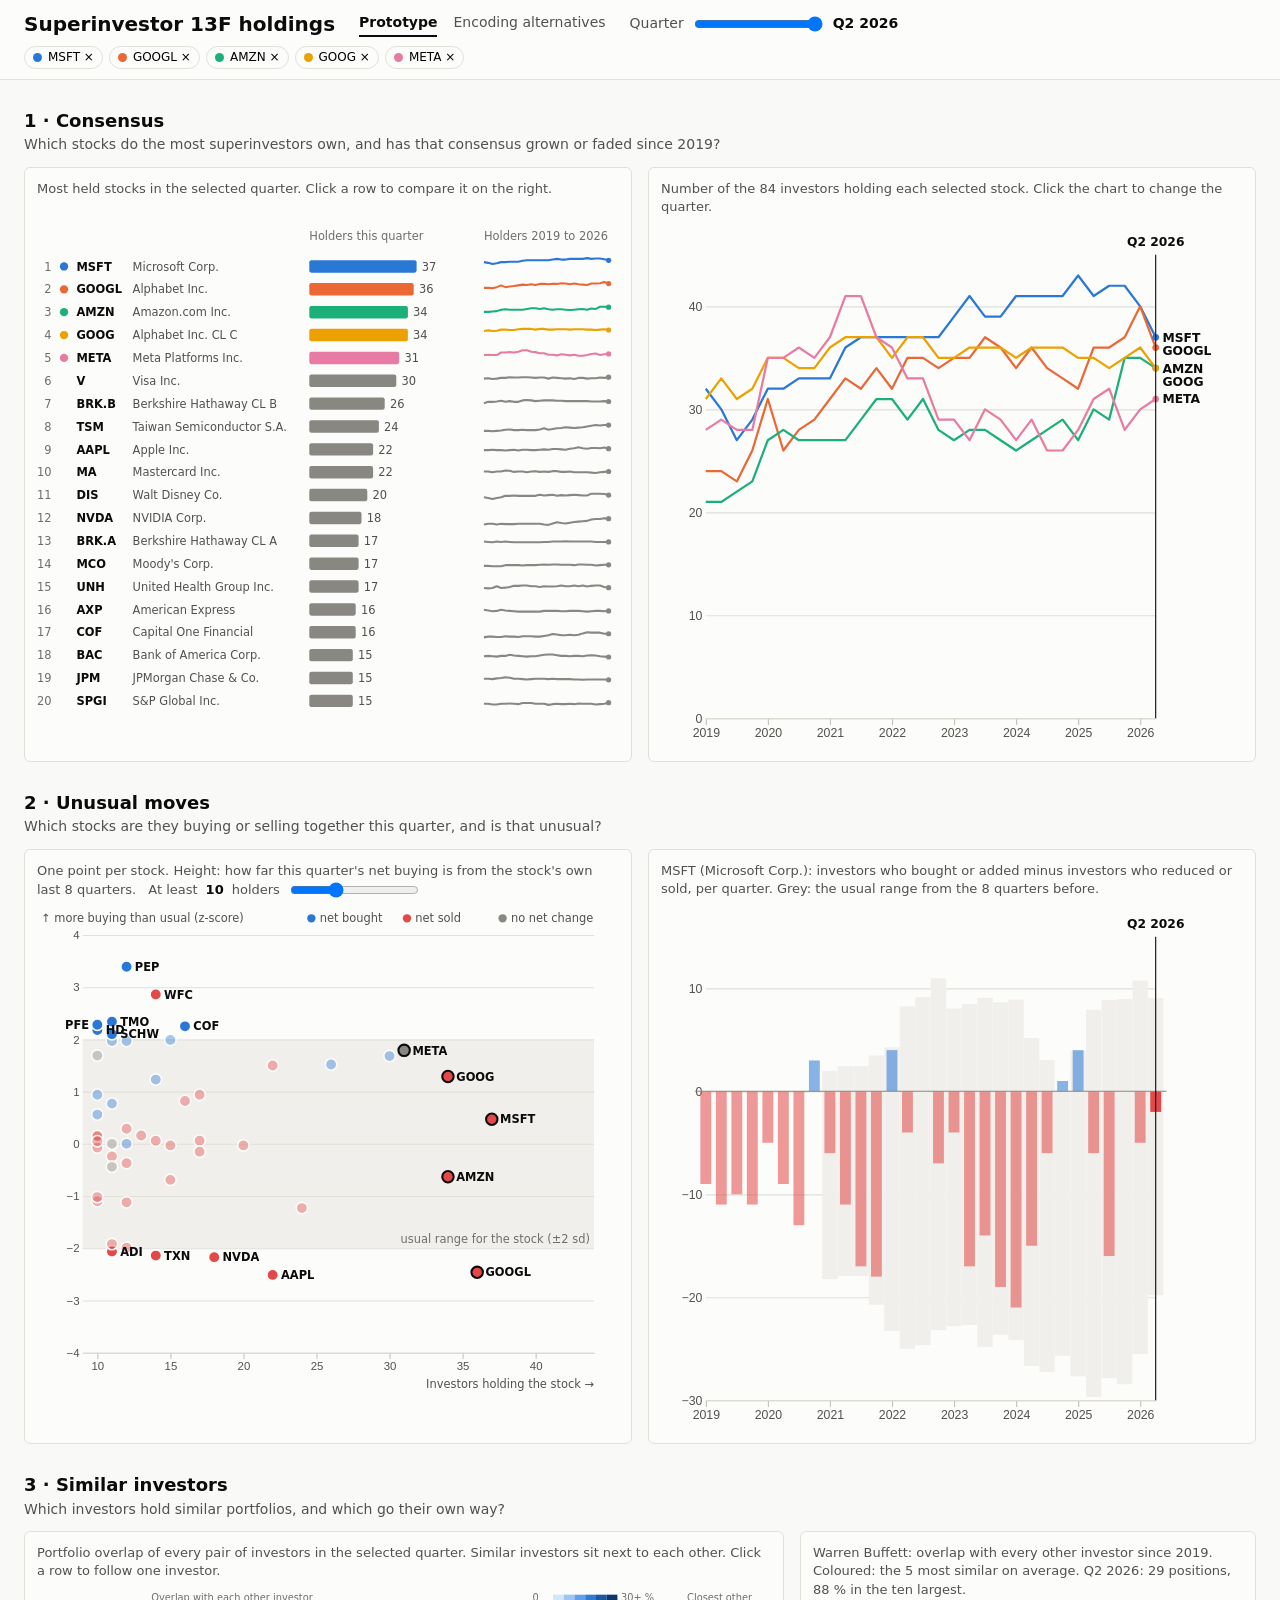
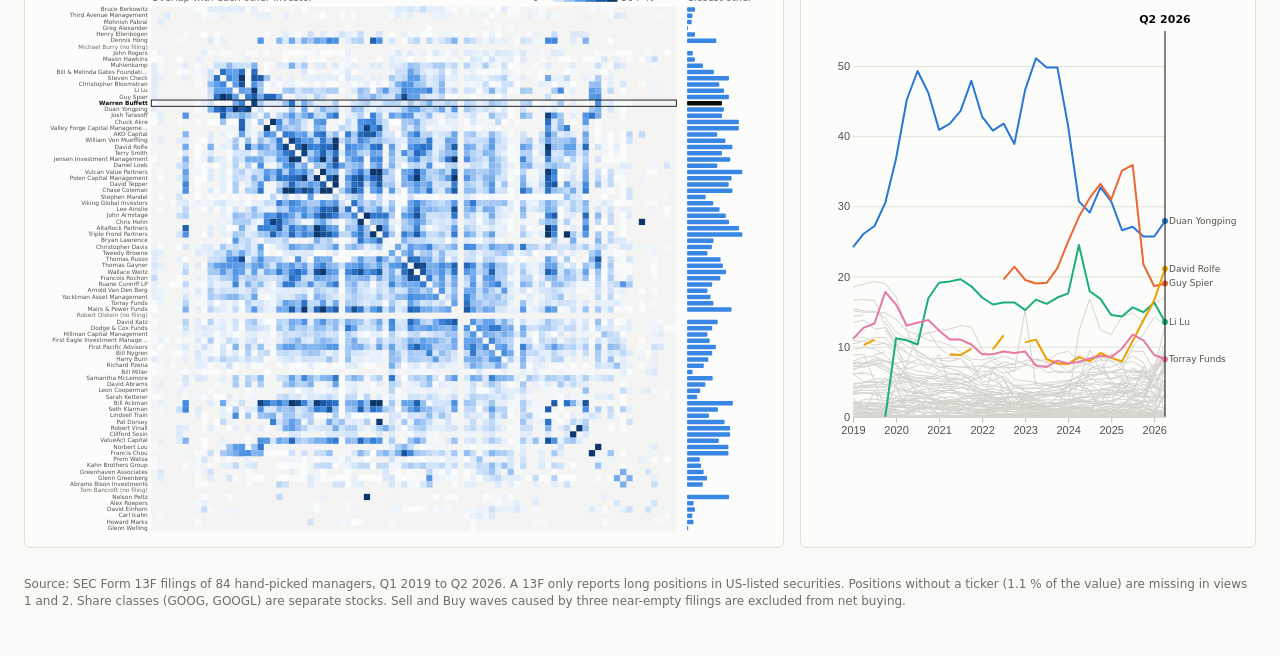
<file: index.html>
<!DOCTYPE html>
<html lang="en">
<head>
  <meta charset="utf-8">
  <meta name="viewport" content="width=device-width, initial-scale=1">
  <title>Superinvestor 13F holdings</title>
  <link rel="stylesheet" href="style.css">
</head>
<body>
  <header class="topbar">
    <h1>Superinvestor 13F holdings</h1>
    <nav>
      <a href="index.html" aria-current="page">Prototype</a>
      <a href="alternatives.html">Encoding alternatives</a>
    </nav>
    <label class="control">Quarter
      <input id="quarter" type="range" min="0" step="1">
      <output id="quarter-label"></output>
    </label>
    <div id="chips" class="chips"></div>
  </header>

  <main>
    <section>
      <h2>1 · Consensus</h2>
      <p class="question">Which stocks do the most superinvestors own, and has that consensus grown or faded since 2019?</p>
      <div class="views">
        <figure>
          <figcaption>Most held stocks in the selected quarter. Click a row to compare it on the right.</figcaption>
          <div id="ranking"></div>
        </figure>
        <figure>
          <figcaption>Number of the 84 investors holding each selected stock. Click the chart to change the quarter.</figcaption>
          <div id="trend"></div>
        </figure>
      </div>
    </section>

    <section>
      <h2>2 · Unusual moves</h2>
      <p class="question">Which stocks are they buying or selling together this quarter, and is that unusual?</p>
      <div class="views">
        <figure>
          <figcaption>
            One point per stock. Height: how far this quarter's net buying is from the stock's own last 8 quarters.
            <label class="control">At least <output id="min-holders-label"></output> holders
              <input id="min-holders" type="range" min="5" max="20" step="1">
            </label>
          </figcaption>
          <div id="outliers"></div>
        </figure>
        <figure>
          <figcaption id="history-caption"></figcaption>
          <div id="history"></div>
        </figure>
      </div>
    </section>

    <section>
      <h2>3 · Similar investors</h2>
      <p class="question">Which investors hold similar portfolios, and which go their own way?</p>
      <div class="views views-wide-left">
        <figure>
          <figcaption>Portfolio overlap of every pair of investors in the selected quarter. Similar investors sit next to each other. Click a row to follow one investor.</figcaption>
          <div id="matrix"></div>
        </figure>
        <figure>
          <figcaption id="neighbours-caption"></figcaption>
          <div id="neighbours"></div>
        </figure>
      </div>
    </section>
  </main>

  <footer>
    Source: SEC Form 13F filings of 84 hand-picked managers, Q1 2019 to Q2 2026. A 13F only reports long positions in
    US-listed securities. Positions without a ticker (1.1 % of the value) are missing in views 1 and 2. Share classes
    (GOOG, GOOGL) are separate stocks. Sell and Buy waves caused by three near-empty filings are excluded from net buying.
  </footer>

  <script src="lib/d3.v7.min.js"></script>
  <script src="js/common.js"></script>
  <script src="js/data.js"></script>
  <script src="js/consensus.js"></script>
  <script src="js/moves.js"></script>
  <script src="js/similarity.js"></script>
  <script src="js/app.js"></script>
</body>
</html>
</file>
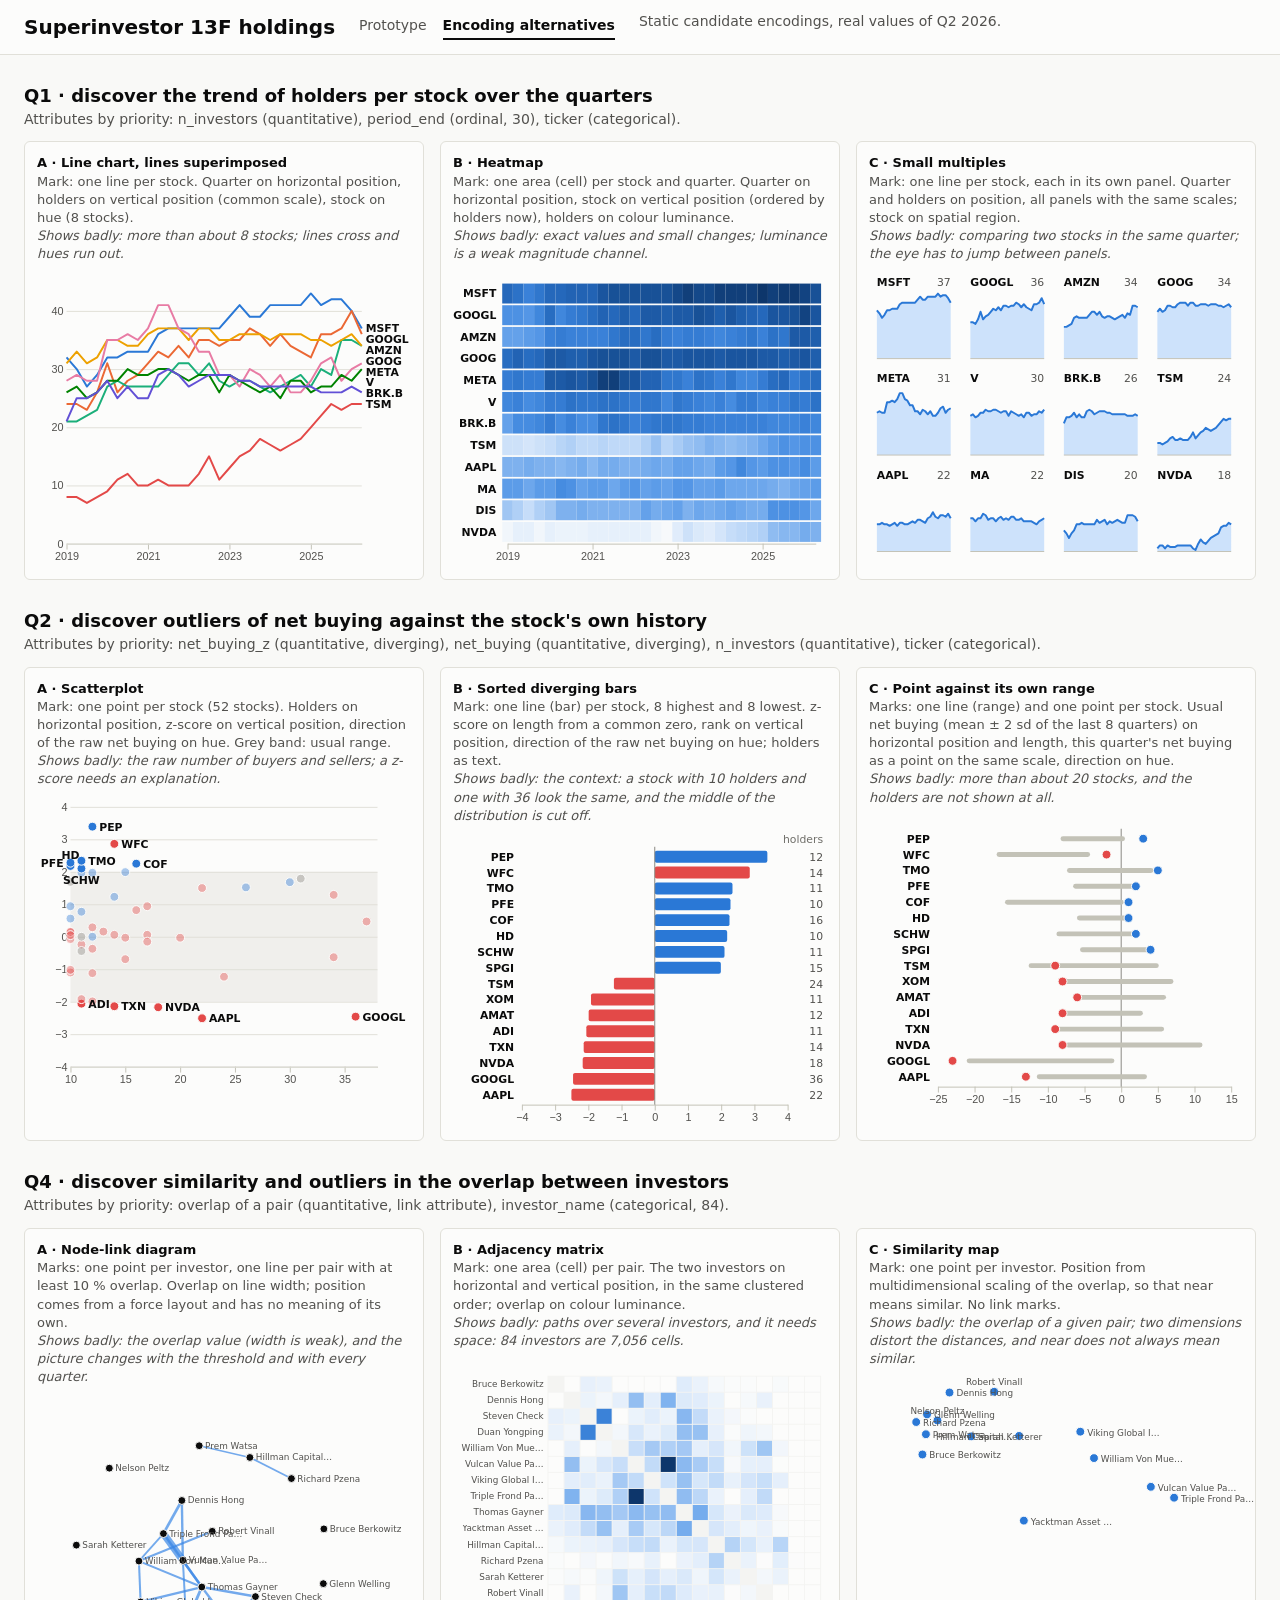
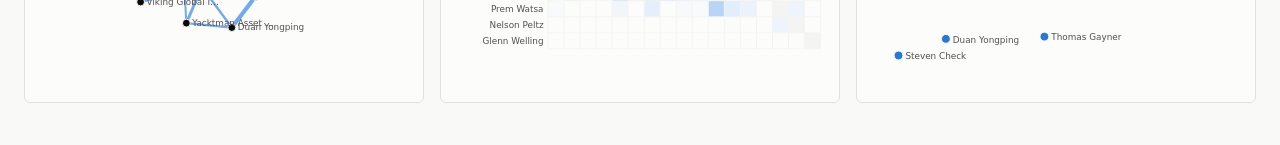
<file: alternatives.html>
<!DOCTYPE html>
<html lang="en">
<head>
  <meta charset="utf-8">
  <meta name="viewport" content="width=device-width, initial-scale=1">
  <title>Encoding alternatives</title>
  <link rel="stylesheet" href="style.css">
  <style>
    .views-three { grid-template-columns: repeat(3, 1fr); }
    figcaption b { color: var(--ink); }
    figcaption { min-height: 92px; }
  </style>
</head>
<body>
  <header class="topbar">
    <h1>Superinvestor 13F holdings</h1>
    <nav>
      <a href="index.html">Prototype</a>
      <a href="alternatives.html" aria-current="page">Encoding alternatives</a>
    </nav>
    <span class="question" id="quarter-note"></span>
  </header>
  <main>
    <section>
      <h2>Q1 · discover the trend of holders per stock over the quarters</h2>
      <p class="question">Attributes by priority: n_investors (quantitative), period_end (ordinal, 30), ticker (categorical).</p>
      <div class="views views-three" id="q1"></div>
    </section>
    <section>
      <h2>Q2 · discover outliers of net buying against the stock's own history</h2>
      <p class="question">Attributes by priority: net_buying_z (quantitative, diverging), net_buying (quantitative, diverging), n_investors (quantitative), ticker (categorical).</p>
      <div class="views views-three" id="q2"></div>
    </section>
    <section>
      <h2>Q4 · discover similarity and outliers in the overlap between investors</h2>
      <p class="question">Attributes by priority: overlap of a pair (quantitative, link attribute), investor_name (categorical, 84).</p>
      <div class="views views-three" id="q4"></div>
    </section>
  </main>
  <script src="lib/d3.v7.min.js"></script>
  <script src="js/common.js"></script>
  <script src="js/data.js"></script>
  <script src="js/alternatives.js"></script>
</body>
</html>
</file>
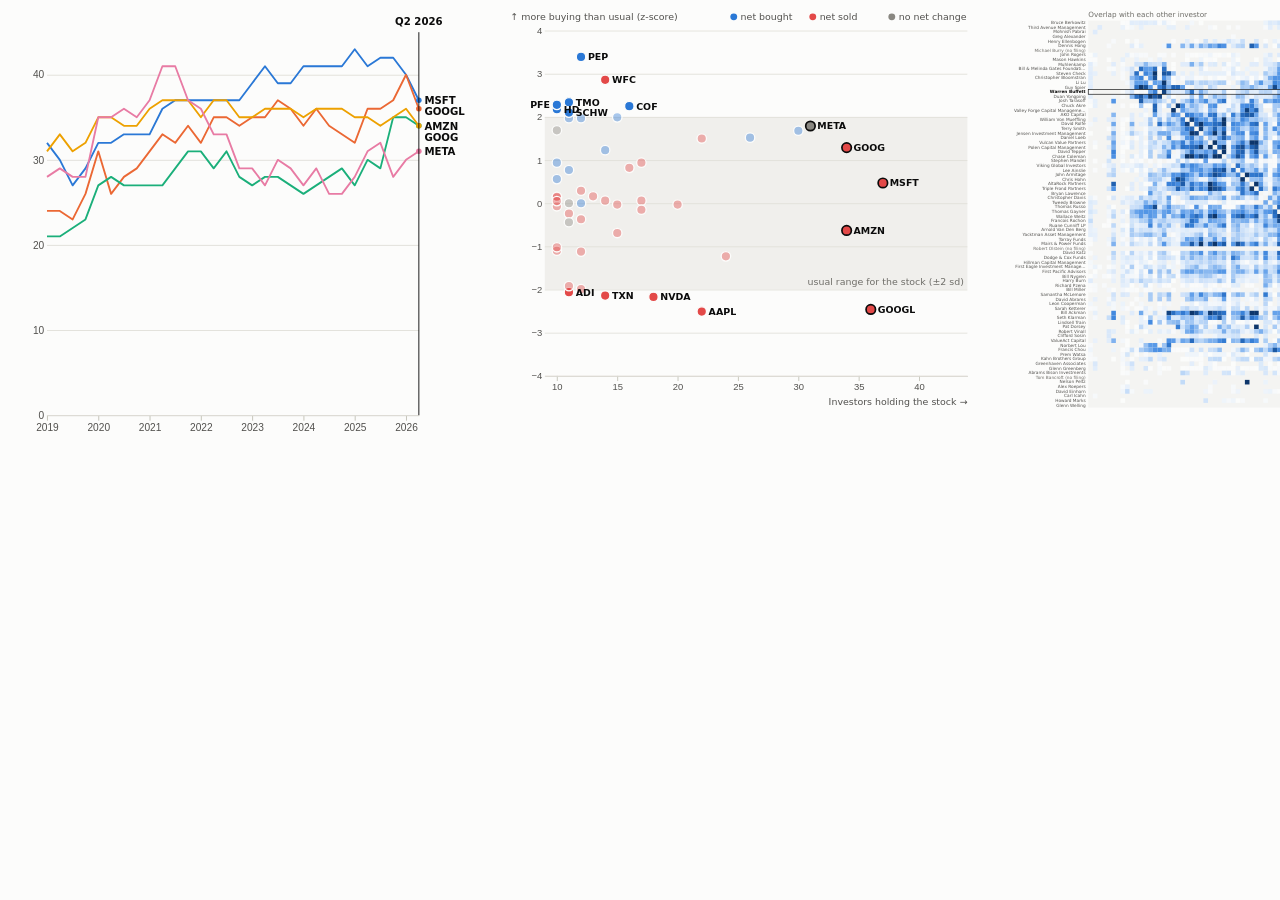
<file: figure.html>
<!DOCTYPE html>
<html lang="en">
<head>
  <meta charset="utf-8">
  <title>Figure for the report</title>
  <link rel="stylesheet" href="style.css">
  <style>
    /* The three main charts of the prototype in one row, for printing to PDF:
       Chrome, Print, Save as PDF (or --headless --print-to-pdf). */
    @page { size: 1540px 480px; margin: 0; }
    body { background: var(--surface); }
    .row { display: grid; grid-template-columns: 481px 481px 541px; gap: 16px; padding: 10px; width: 1520px; }
    .hidden { display: none; }
  </style>
</head>
<body>
  <div class="row">
    <div id="trend"></div>
    <div id="outliers"></div>
    <div id="matrix"></div>
  </div>

  <!-- The views expect these elements; the figure does not show them. -->
  <div class="hidden">
    <input id="quarter" type="range" min="0" step="1"><output id="quarter-label"></output>
    <input id="min-holders" type="range" min="5" max="20" step="1"><output id="min-holders-label"></output>
    <div id="chips"></div>
    <div id="ranking"></div>
    <div id="history"></div><span id="history-caption"></span>
    <div id="neighbours"></div><span id="neighbours-caption"></span>
  </div>

  <script src="lib/d3.v7.min.js"></script>
  <script src="js/common.js"></script>
  <script src="js/data.js"></script>
  <script src="js/consensus.js"></script>
  <script src="js/moves.js"></script>
  <script src="js/similarity.js"></script>
  <script src="js/app.js"></script>
</body>
</html>
</file>
<file: style.css>
:root {
  --surface: #fcfcfb;
  --page: #f9f9f7;
  --ink: #0b0b0b;
  --ink-2: #52514e;
  --muted: #6f6e69;
  --grid: #e1e0d9;
  --axis: #c3c2b7;
}

body {
  margin: 0;
  background: var(--page);
  color: var(--ink);
  font: 14px/1.4 system-ui, sans-serif;
}

.topbar {
  position: sticky;
  top: 0;
  z-index: 2;
  display: flex;
  flex-wrap: wrap;
  align-items: center;
  gap: 8px 24px;
  padding: 10px 24px;
  background: var(--surface);
  border-bottom: 1px solid var(--grid);
}

h1 { margin: 0; font-size: 20px; }
h2 { margin: 0; font-size: 18px; }
.question { margin: 2px 0 12px; color: var(--ink-2); }

.topbar nav { display: flex; gap: 16px; }
.topbar nav a { padding: 2px 0; border-bottom: 2px solid transparent; color: var(--ink-2); text-decoration: none; }
.topbar nav a:hover { color: var(--ink); }
.topbar nav a[aria-current] { border-color: var(--ink); color: var(--ink); font-weight: 600; }

main, footer { max-width: 1280px; margin: 0 auto; padding: 0 24px; }
section { margin: 28px 0; }
footer { padding-bottom: 32px; color: var(--muted); font-size: 12px; }

.views { display: grid; grid-template-columns: 1fr 1fr; gap: 16px; }
.views-wide-left { grid-template-columns: 5fr 3fr; }

figure {
  margin: 0;
  padding: 12px;
  background: var(--surface);
  border: 1px solid var(--grid);
  border-radius: 6px;
}
figcaption { min-height: 40px; margin-bottom: 8px; color: var(--ink-2); font-size: 13px; }

.control { display: inline-flex; align-items: center; gap: 8px; color: var(--ink-2); }
.control output { min-width: 56px; color: var(--ink); font-weight: 600; }
figcaption .control { margin-left: 8px; }
figcaption .control output { min-width: 0; }

.chips { display: flex; flex-wrap: wrap; gap: 6px; }
.chip {
  display: inline-flex;
  align-items: center;
  gap: 6px;
  padding: 2px 8px;
  border: 1px solid var(--grid);
  border-radius: 12px;
  background: var(--surface);
  font: inherit;
  font-size: 12px;
  cursor: pointer;
}
.chip i { width: 9px; height: 9px; border-radius: 50%; }
.chip:hover { border-color: var(--muted); }

svg { display: block; overflow: visible; }
svg text { fill: var(--ink-2); font-size: 11px; }
svg text.strong { fill: var(--ink); font-weight: 600; }
svg text.faint { fill: var(--muted); }

.axis path, .axis line { stroke: var(--axis); }
.axis.grid line { stroke: var(--grid); }
.rule { stroke: var(--ink); stroke-width: 1; }
.hover-rule { stroke: var(--muted); stroke-dasharray: 3 3; }
.overlay, .hit { fill: transparent; cursor: pointer; }
.row:hover .hit { fill: #f0efec; }
.band { fill: #f0efec; }
.line { fill: none; stroke-width: 2; stroke-linejoin: round; }
.context-line { fill: none; stroke: #d5d4cd; stroke-width: 1; }
.selection-frame { fill: none; stroke: var(--ink); stroke-width: 1; pointer-events: none; }

.tooltip {
  position: absolute;
  z-index: 3;
  max-width: 280px;
  padding: 6px 9px;
  background: var(--surface);
  border: 1px solid var(--axis);
  border-radius: 4px;
  box-shadow: 0 2px 6px rgb(0 0 0 / 12%);
  font-size: 12px;
  pointer-events: none;
  opacity: 0;
}
.tooltip i { display: inline-block; width: 8px; height: 8px; margin-right: 5px; border-radius: 50%; }

@media (max-width: 900px) {
  .views, .views-wide-left { grid-template-columns: 1fr; }
}
</file>
